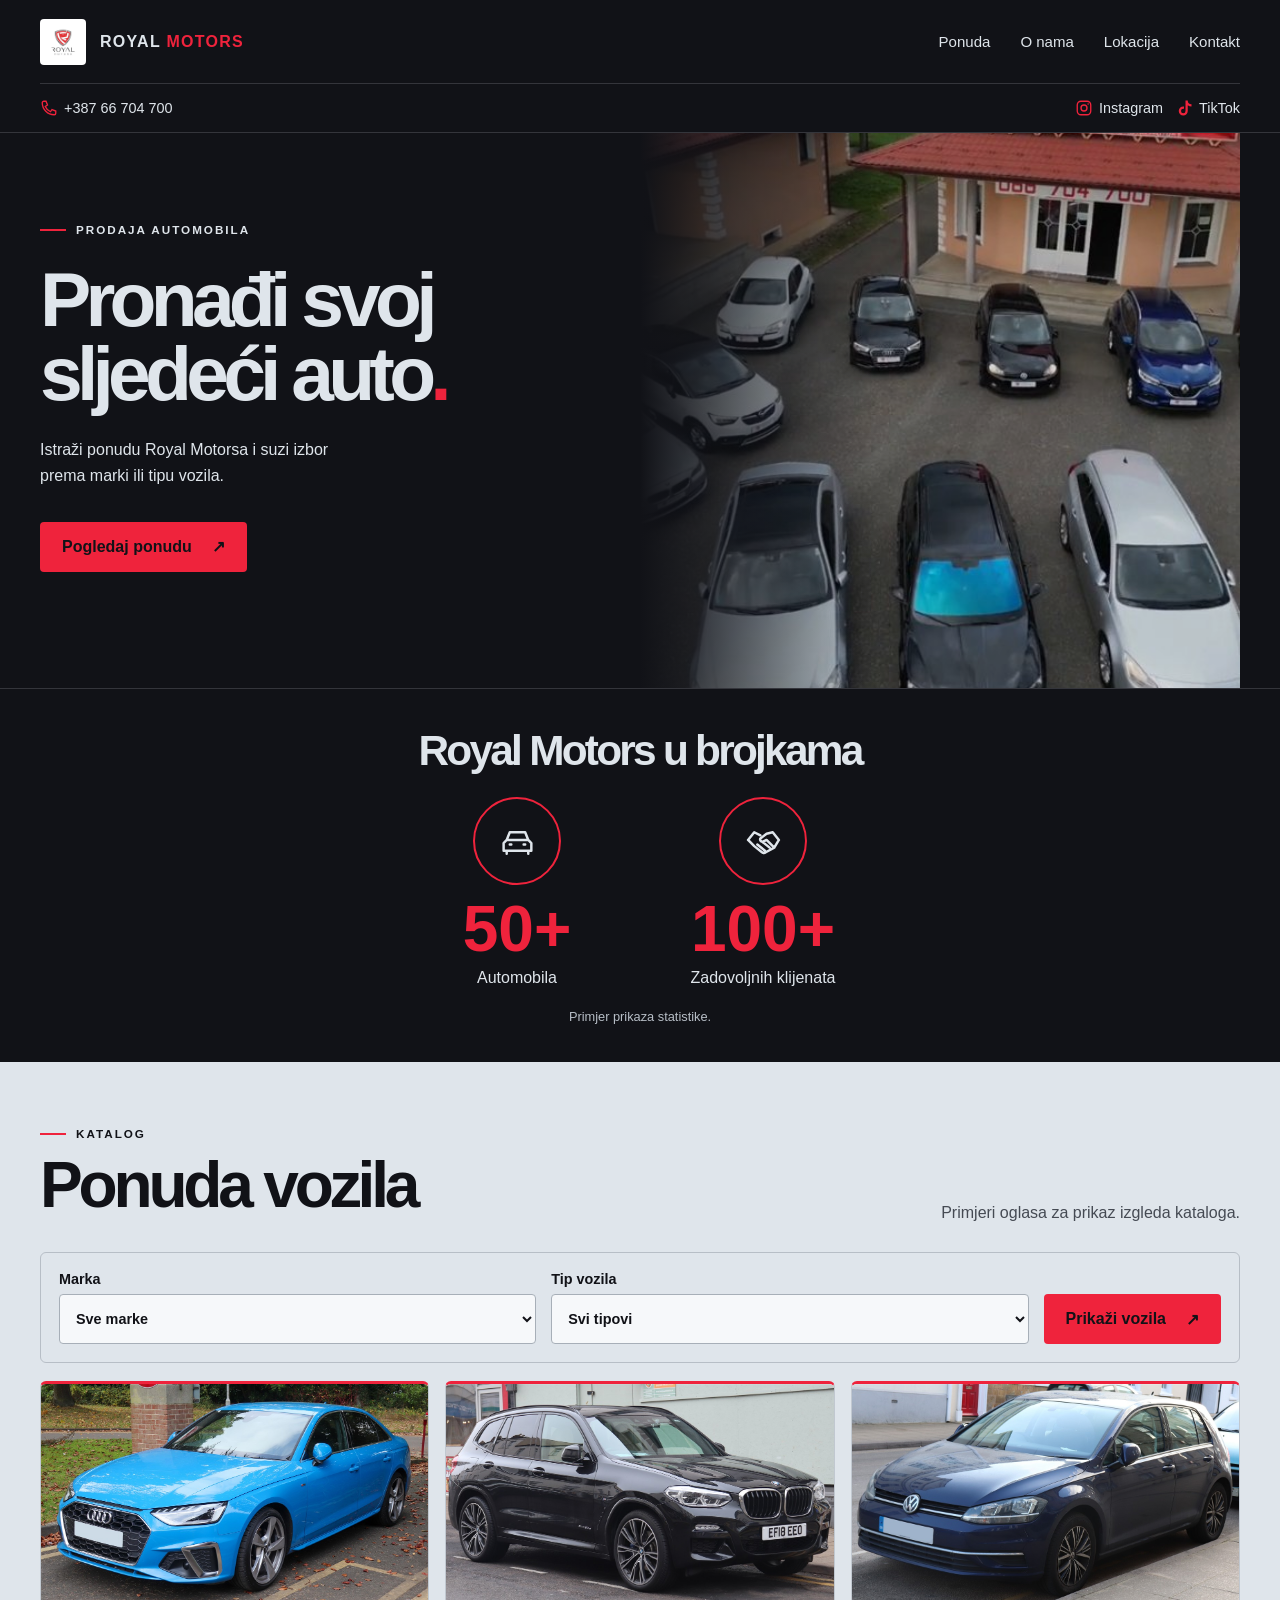
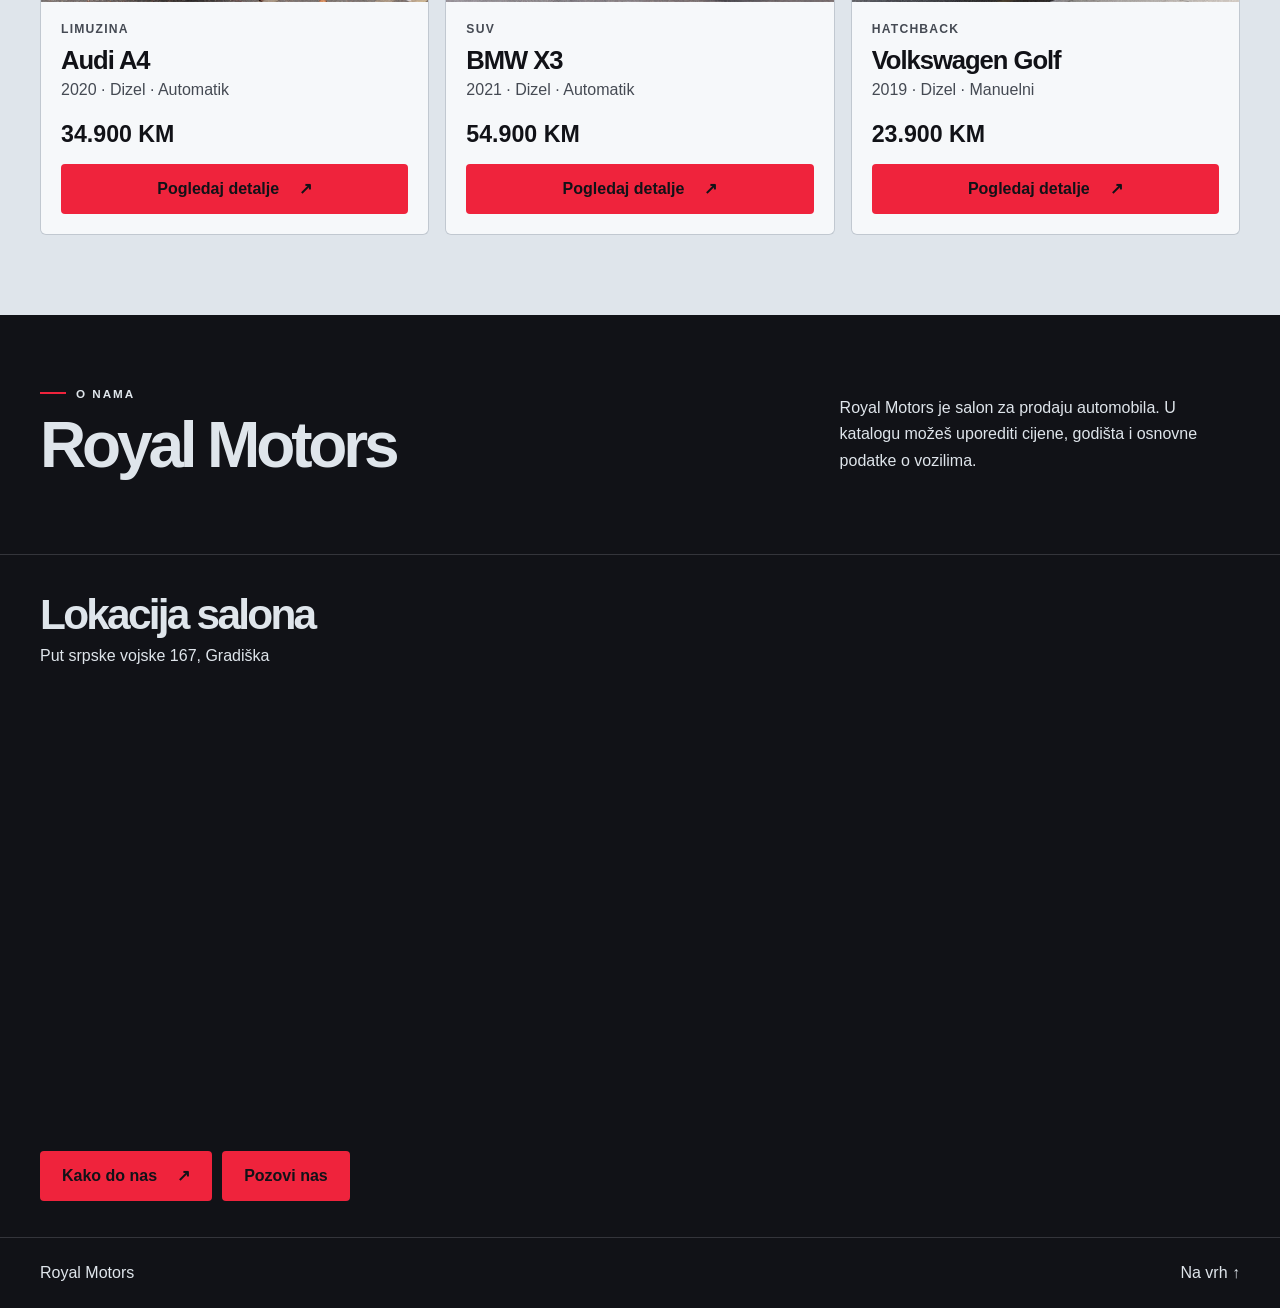
<file: index.html>
<!doctype html>
<html lang="bs">
<head>
  <meta charset="utf-8">
  <meta name="viewport" content="width=device-width, initial-scale=1">
  <title>Royal Motors | Prodaja automobila</title>
  <meta name="description" content="Royal Motors — pregled ponude automobila.">
  <link rel="stylesheet" href="stil.css?v=gallery-2">
  <script src="ponuda.js" defer></script>
</head>
<body>
  <div class="site-intro" aria-hidden="true">
    <img src="slike/logo-royal-motors.jpg" alt="" width="132" height="132">
  </div>
  <header class="wrap top">
    <a class="brand" href="#pocetna"><img src="slike/logo-royal-motors.jpg" alt=""><span>ROYAL<span class="accent"> MOTORS</span></span></a>
    <nav aria-label="Glavna navigacija">
      <a href="#ponuda">Ponuda</a>
      <a href="#o-nama">O nama</a>
      <a href="#lokacija">Lokacija</a>
      <a href="#kontakt">Kontakt</a>
    </nav>
  </header>
  <main id="pocetna">
    <section class="contact-bar" id="kontakt" aria-label="Kontakt i društvene mreže">
      <div class="wrap contact-row">
        <a class="phone" href="tel:+38766704700">
          <svg aria-hidden="true" viewBox="0 0 24 24" fill="none" stroke="currentColor" stroke-width="1.8"><path d="M8 3H5a2 2 0 0 0-2 2c0 8.8 7.2 16 16 16a2 2 0 0 0 2-2v-3l-5-2-2 3a13 13 0 0 1-7-7l3-2z"/></svg>
          <span>+387 66 704 700</span>
        </a>
        <ul class="socials" aria-label="Društvene mreže">
          <li><a href="https://www.instagram.com/acroyalmotors/" target="_blank" rel="noopener"><svg aria-hidden="true" viewBox="0 0 24 24" fill="none" stroke="currentColor" stroke-width="1.8"><rect x="3" y="3" width="18" height="18" rx="5"/><circle cx="12" cy="12" r="4"/><circle cx="17.5" cy="6.5" r="1" fill="currentColor" stroke="none"/></svg> Instagram</a></li>
          <li><a href="https://www.tiktok.com/@acroyalmotors" target="_blank" rel="noopener"><svg aria-hidden="true" viewBox="0 0 24 24" fill="currentColor"><path d="M14 2h3a5 5 0 0 0 5 5v3a8 8 0 0 1-5-1.75V16a6 6 0 1 1-6-6h1v3h-1a3 3 0 1 0 3 3z"/></svg> TikTok</a></li>
        </ul>
      </div>
    </section>
    <section class="wrap hero" aria-labelledby="naslov">
      <div class="intro">
        <p class="label"><span></span> PRODAJA AUTOMOBILA</p>
        <h1 id="naslov">Pronađi svoj<br>sljedeći auto<span class="accent">.</span></h1>
        <p>Istraži ponudu Royal Motorsa i suzi izbor prema marki ili tipu vozila.</p>
        <a class="button" href="#ponuda">Pogledaj ponudu <span aria-hidden="true">↗</span></a>
      </div>
      <div class="hero-video">
        <video id="salon-video" autoplay muted loop playsinline preload="auto" poster="slike/salon.jpg" aria-label="Video salona Royal Motors">
          <source src="video-royalmotors_files/video-for-section.mp4" type="video/mp4">
        </video>
      </div>
    </section>
    <section class="stats" aria-labelledby="stats-title">
      <div class="wrap stats-layout">
        <h2 id="stats-title">Royal Motors u brojkama</h2>
        <dl class="stats-list">
          <div class="stat">
            <dt>Automobila</dt>
            <dd><span class="stat-icon" aria-hidden="true"><svg viewBox="0 0 24 24"><path d="m5 11 2-5h10l2 5M5 11h14l2 2v5H3v-5zM5 18v2m14-2v2M7 14h1m8 0h1"/></svg></span><span class="stat-value"><span data-count="50">50</span>+</span></dd>
          </div>
          <div class="stat">
            <dt>Zadovoljnih klijenata</dt>
            <dd><span class="stat-icon" aria-hidden="true"><svg viewBox="0 0 24 24"><path d="m2 11 4-5 4 2m12 3-4-5-4 1-4 3a1.5 1.5 0 0 0 2 2l2-1 5 5m-17-5 4 4 5 4a2 2 0 0 0 2.5 0l5.5-3 3-5m-14 3 5 4m-2-6 5 4"/></svg></span><span class="stat-value"><span data-count="100">100</span>+</span></dd>
          </div>
        </dl>
        <p class="stats-note">Primjer prikaza statistike.</p>
      </div>
    </section>
    <section class="catalog" id="ponuda" aria-labelledby="ponuda-naslov">
      <div class="wrap">
        <div class="section-heading">
          <div><p class="label"><span></span> KATALOG</p><h2 id="ponuda-naslov">Ponuda vozila</h2></div>
          <p>Primjeri oglasa za prikaz izgleda kataloga.</p>
        </div>
        <form id="filter">
          <label>Marka<select id="marka"><option value="">Sve marke</option><option>Audi</option><option>BMW</option><option>Volkswagen</option></select></label>
          <label>Tip vozila<select id="tip"><option value="">Svi tipovi</option><option>Limuzina</option><option>SUV</option><option>Hatchback</option></select></label>
          <button class="button" type="submit">Prikaži vozila <span aria-hidden="true">↗</span></button>
        </form>
        <p id="rezultati" role="status"></p>
        <div class="cards">
          <article data-marka="Audi" data-tip="Limuzina" data-photo-source="https://commons.wikimedia.org/wiki/File:2020_Audi_A4_S_Line_35_TDi_S-A_facelift_2.0_Front.jpg">
            <img class="vehicle-photo" src="slike/audi-a4.jpg" alt="Audi A4" loading="lazy">
            <div class="vehicle-info">
              <p class="category">Limuzina</p>
              <h3>Audi A4</h3>
              <p class="spec">2020 · Dizel · Automatik</p>
              <p class="price">34.900 KM</p>
              <a class="button vehicle-details-button" href="audi-a4.html" aria-label="Pogledaj detalje za Audi A4">Pogledaj detalje <span aria-hidden="true">↗</span></a>
            </div>
          </article>
          <article data-marka="BMW" data-tip="SUV" data-photo-source="https://commons.wikimedia.org/wiki/File:2018_BMW_X3_xDrive30d_M_Sport_Automatic_3.0_Front.jpg">
            <img class="vehicle-photo" src="slike/bmw-x3.jpg" alt="BMW X3" loading="lazy">
            <div class="vehicle-info">
              <p class="category">SUV</p>
              <h3>BMW X3</h3>
              <p class="spec">2021 · Dizel · Automatik</p>
              <p class="price">54.900 KM</p>
              <a class="button vehicle-details-button" href="bmw-x3.html" aria-label="Pogledaj detalje za BMW X3">Pogledaj detalje <span aria-hidden="true">↗</span></a>
            </div>
          </article>
          <article data-marka="Volkswagen" data-tip="Hatchback" data-photo-source="https://commons.wikimedia.org/wiki/File:2018_Volkswagen_Golf_SE_Navigation_TDi_BM_facelift_2.0_Front.jpg">
            <img class="vehicle-photo" src="slike/vw-golf.jpg" alt="Volkswagen Golf" loading="lazy">
            <div class="vehicle-info">
              <p class="category">Hatchback</p>
              <h3>Volkswagen Golf</h3>
              <p class="spec">2019 · Dizel · Manuelni</p>
              <p class="price">23.900 KM</p>
              <a class="button vehicle-details-button" href="vw-golf.html" aria-label="Pogledaj detalje za Volkswagen Golf">Pogledaj detalje <span aria-hidden="true">↗</span></a>
            </div>
          </article>
        </div>
      </div>
    </section>
    <section class="wrap about" id="o-nama">
      <div><p class="label"><span></span> O NAMA</p><h2>Royal Motors</h2></div>
      <p>Royal Motors je salon za prodaju automobila. U katalogu možeš uporediti cijene, godišta i osnovne podatke o vozilima.</p>
    </section>
    <section class="location" id="lokacija" aria-labelledby="location-title">
      <div class="wrap location-row">
        <div>
          <h2 id="location-title">Lokacija salona</h2>
          <address>Put srpske vojske 167, Gradiška</address>
        </div>
      </div>
      <div class="wrap">
        <iframe class="location-map"
          title="Google mapa — Auto Centar Royal Motors, Gradiška"
          src="https://www.google.com/maps/embed?pb=!1m18!1m12!1m3!1d2815.2764645547823!2d17.281032776084963!3d45.12073317107035!2m3!1f0!2f0!3f0!3m2!1i1024!2i768!4f13.1!3m3!1m2!1s0x47675f0046fc1e49%3A0xe9194bb80533a9a9!2sAuto%20Centar%20Royal%20Motors!5e0!3m2!1sen!2sba!4v1794830768728!5m2!1sen!2sba"
          width="600" height="450" allowfullscreen referrerpolicy="strict-origin-when-cross-origin"></iframe>
        <div class="location-actions">
          <a class="button" href="https://www.google.com/maps/dir/?api=1&amp;destination=Auto%20Centar%20Royal%20Motors%2C%20Put%20srpske%20vojske%20167%2C%20Gradi%C5%A1ka" target="_blank" rel="noopener">Kako do nas <span aria-hidden="true">↗</span></a>
          <a class="button" href="tel:+38766704700">Pozovi nas</a>
        </div>
      </div>
    </section>
  </main>
  <footer><div class="wrap"><span>Royal Motors</span><a href="#pocetna">Na vrh ↑</a></div></footer>
</body>
</html>
</file>
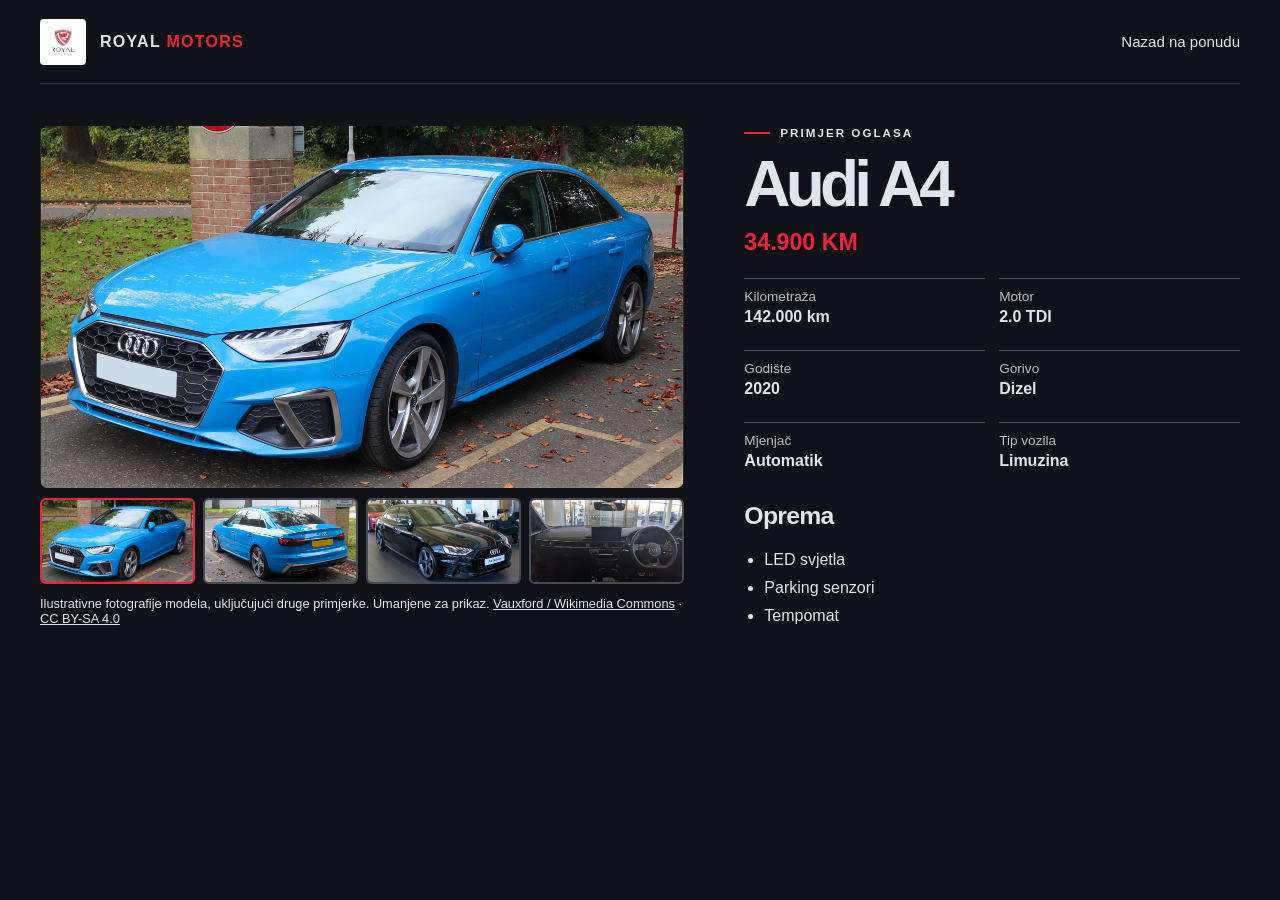
<file: audi-a4.html>
<!doctype html>
<html lang="bs">
<head>
  <meta charset="utf-8">
  <meta name="viewport" content="width=device-width, initial-scale=1">
  <title>Audi A4 | Royal Motors</title>
  <link rel="stylesheet" href="stil.css?v=gallery-3">
  <script src="galerija.js?v=3" defer></script>
</head>
<body>
  <header class="wrap top">
    <a class="brand" href="index.html"><img src="slike/logo-royal-motors.jpg" alt=""><span>ROYAL<span class="accent"> MOTORS</span></span></a>
    <nav aria-label="Glavna navigacija"><a href="index.html#ponuda">Nazad na ponudu</a></nav>
  </header>
  <main class="wrap vehicle-page">
    <div class="vehicle-gallery" aria-label="Galerija vozila">
      <button type="button" class="gallery-frame" aria-label="Otvori fotografiju preko cijelog ekrana"><img src="slike/audi-a4.jpg" alt="Audi A4 – fotografija 1" data-model="Audi A4" width="1200" height="675"></button>
      <div class="gallery-options" role="group" aria-label="Odaberi fotografiju">
        <button type="button" aria-label="Fotografija 1" aria-pressed="true" data-source="https://commons.wikimedia.org/wiki/File:2020_Audi_A4_S_Line_35_TDi_S-A_facelift_2.0_Front.jpg"><img src="slike/audi-a4.jpg" alt=""></button>
        <button type="button" aria-label="Fotografija 2" aria-pressed="false" data-source="https://commons.wikimedia.org/wiki/File:2020_Audi_A4_S_Line_35_TDi_S-A_2.0_facelift_Rear.jpg"><img src="slike/audi-a4-2.jpg" alt=""></button>
        <button type="button" aria-label="Fotografija 3" aria-pressed="false" data-source="https://commons.wikimedia.org/wiki/File:2019_Audi_A4_S_Line_40_TDi_Quattro_S-Tronic_facelift_2.0_Front.jpg"><img src="slike/audi-a4-3.jpg" alt=""></button>
        <button type="button" aria-label="Fotografija 4" aria-pressed="false" data-source="https://commons.wikimedia.org/wiki/File:2019_Audi_A4_S_Line_40_TDi_Quattro_S-Tronic_facelift_2.0_Interior.jpg"><img src="slike/audi-a4-4.jpg" alt=""></button>
      </div>
      <p class="photo-credit">Ilustrativne fotografije modela, uključujući druge primjerke. Umanjene za prikaz. <a href="https://commons.wikimedia.org/wiki/File:2020_Audi_A4_S_Line_35_TDi_S-A_facelift_2.0_Front.jpg">Vauxford / Wikimedia Commons</a> · <a href="https://creativecommons.org/licenses/by-sa/4.0/">CC BY-SA 4.0</a></p>
    </div>
    <section class="vehicle-summary" aria-labelledby="model-title">
      <p class="label"><span></span> PRIMJER OGLASA</p>
      <h1 id="model-title">Audi A4</h1>
      <p class="price">34.900 KM</p>
      <dl class="vehicle-specs">
        <div><dt>Kilometraža</dt><dd>142.000 km</dd></div>
        <div><dt>Motor</dt><dd>2.0 TDI</dd></div>
        <div><dt>Godište</dt><dd>2020</dd></div>
        <div><dt>Gorivo</dt><dd>Dizel</dd></div>
        <div><dt>Mjenjač</dt><dd>Automatik</dd></div>
        <div><dt>Tip vozila</dt><dd>Limuzina</dd></div>
      </dl>
      <h2>Oprema</h2>
      <ul class="vehicle-equipment"><li>LED svjetla</li><li>Parking senzori</li><li>Tempomat</li></ul>
    </section>
  </main>
  <dialog class="gallery-viewer" aria-label="Galerija preko cijelog ekrana">
    <button type="button" class="viewer-close" autofocus>Zatvori ×</button>
    <button type="button" class="viewer-prev" aria-label="Prethodna fotografija">‹</button>
    <img class="viewer-image" alt="" draggable="false">
    <button type="button" class="viewer-next" aria-label="Sljedeća fotografija">›</button>
    <p class="viewer-count" aria-live="polite"></p>
  </dialog>
</body>
</html>
</file>
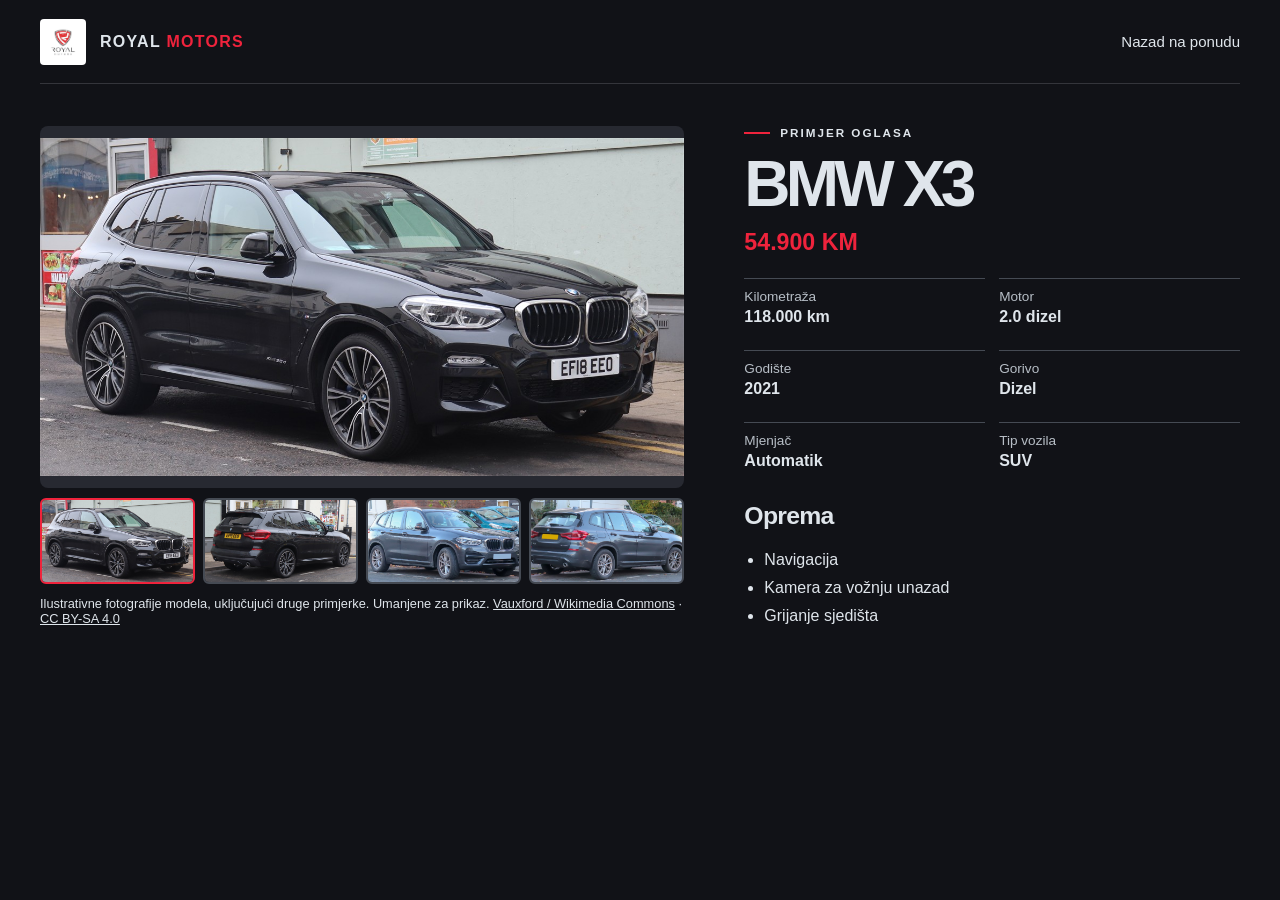
<file: bmw-x3.html>
<!doctype html>
<html lang="bs">
<head>
  <meta charset="utf-8">
  <meta name="viewport" content="width=device-width, initial-scale=1">
  <title>BMW X3 | Royal Motors</title>
  <link rel="stylesheet" href="stil.css?v=gallery-3">
  <script src="galerija.js?v=3" defer></script>
</head>
<body>
  <header class="wrap top">
    <a class="brand" href="index.html"><img src="slike/logo-royal-motors.jpg" alt=""><span>ROYAL<span class="accent"> MOTORS</span></span></a>
    <nav aria-label="Glavna navigacija"><a href="index.html#ponuda">Nazad na ponudu</a></nav>
  </header>
  <main class="wrap vehicle-page">
    <div class="vehicle-gallery" aria-label="Galerija vozila">
      <button type="button" class="gallery-frame" aria-label="Otvori fotografiju preko cijelog ekrana"><img src="slike/bmw-x3.jpg" alt="BMW X3 – fotografija 1" data-model="BMW X3" width="1200" height="675"></button>
      <div class="gallery-options" role="group" aria-label="Odaberi fotografiju">
        <button type="button" aria-label="Fotografija 1" aria-pressed="true" data-source="https://commons.wikimedia.org/wiki/File:2018_BMW_X3_xDrive30d_M_Sport_Automatic_3.0_Front.jpg"><img src="slike/bmw-x3.jpg" alt=""></button>
        <button type="button" aria-label="Fotografija 2" aria-pressed="false" data-source="https://commons.wikimedia.org/wiki/File:2018_BMW_X3_xDrive30d_M_Sport_Automatic_3.0_Rear.jpg"><img src="slike/bmw-x3-2.jpg" alt=""></button>
        <button type="button" aria-label="Fotografija 3" aria-pressed="false" data-source="https://commons.wikimedia.org/wiki/File:2018_BMW_X3_xDrive20d_SE_Automatic_2.0_Front.jpg"><img src="slike/bmw-x3-3.jpg" alt=""></button>
        <button type="button" aria-label="Fotografija 4" aria-pressed="false" data-source="https://commons.wikimedia.org/wiki/File:2018_BMW_X3_xDrive20d_SE_Automatic_2.0_Rear.jpg"><img src="slike/bmw-x3-4.jpg" alt=""></button>
      </div>
      <p class="photo-credit">Ilustrativne fotografije modela, uključujući druge primjerke. Umanjene za prikaz. <a href="https://commons.wikimedia.org/wiki/File:2018_BMW_X3_xDrive30d_M_Sport_Automatic_3.0_Front.jpg">Vauxford / Wikimedia Commons</a> · <a href="https://creativecommons.org/licenses/by-sa/4.0/">CC BY-SA 4.0</a></p>
    </div>
    <section class="vehicle-summary" aria-labelledby="model-title">
      <p class="label"><span></span> PRIMJER OGLASA</p>
      <h1 id="model-title">BMW X3</h1>
      <p class="price">54.900 KM</p>
      <dl class="vehicle-specs">
        <div><dt>Kilometraža</dt><dd>118.000 km</dd></div>
        <div><dt>Motor</dt><dd>2.0 dizel</dd></div>
        <div><dt>Godište</dt><dd>2021</dd></div>
        <div><dt>Gorivo</dt><dd>Dizel</dd></div>
        <div><dt>Mjenjač</dt><dd>Automatik</dd></div>
        <div><dt>Tip vozila</dt><dd>SUV</dd></div>
      </dl>
      <h2>Oprema</h2>
      <ul class="vehicle-equipment"><li>Navigacija</li><li>Kamera za vožnju unazad</li><li>Grijanje sjedišta</li></ul>
    </section>
  </main>
  <dialog class="gallery-viewer" aria-label="Galerija preko cijelog ekrana">
    <button type="button" class="viewer-close" autofocus>Zatvori ×</button>
    <button type="button" class="viewer-prev" aria-label="Prethodna fotografija">‹</button>
    <img class="viewer-image" alt="" draggable="false">
    <button type="button" class="viewer-next" aria-label="Sljedeća fotografija">›</button>
    <p class="viewer-count" aria-live="polite"></p>
  </dialog>
</body>
</html>
</file>
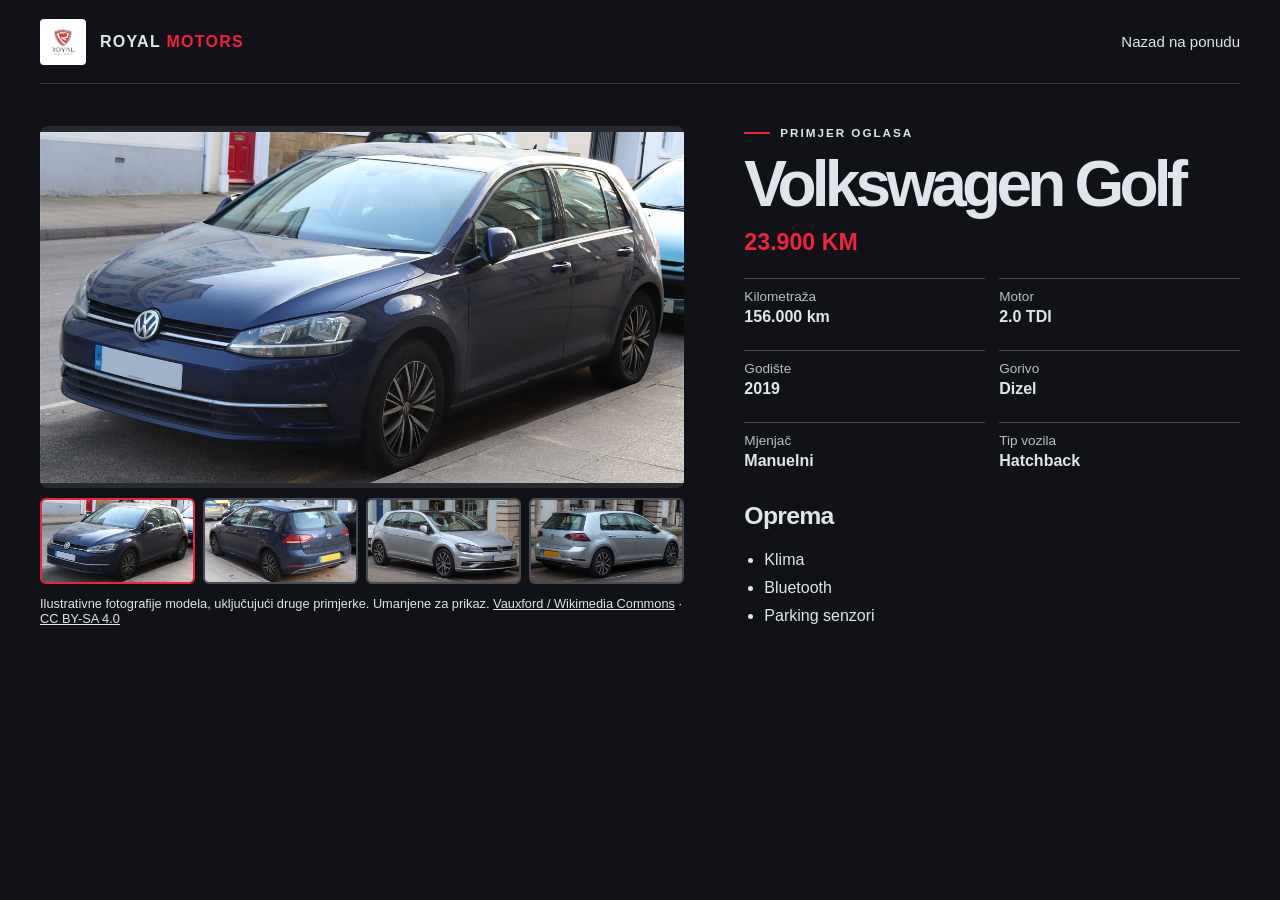
<file: vw-golf.html>
<!doctype html>
<html lang="bs">
<head>
  <meta charset="utf-8">
  <meta name="viewport" content="width=device-width, initial-scale=1">
  <title>Volkswagen Golf | Royal Motors</title>
  <link rel="stylesheet" href="stil.css?v=gallery-3">
  <script src="galerija.js?v=3" defer></script>
</head>
<body>
  <header class="wrap top">
    <a class="brand" href="index.html"><img src="slike/logo-royal-motors.jpg" alt=""><span>ROYAL<span class="accent"> MOTORS</span></span></a>
    <nav aria-label="Glavna navigacija"><a href="index.html#ponuda">Nazad na ponudu</a></nav>
  </header>
  <main class="wrap vehicle-page">
    <div class="vehicle-gallery" aria-label="Galerija vozila">
      <button type="button" class="gallery-frame" aria-label="Otvori fotografiju preko cijelog ekrana"><img src="slike/vw-golf.jpg" alt="Volkswagen Golf – fotografija 1" data-model="Volkswagen Golf" width="1200" height="675"></button>
      <div class="gallery-options" role="group" aria-label="Odaberi fotografiju">
        <button type="button" aria-label="Fotografija 1" aria-pressed="true" data-source="https://commons.wikimedia.org/wiki/File:2018_Volkswagen_Golf_SE_Navigation_TDi_BM_facelift_2.0_Front.jpg"><img src="slike/vw-golf.jpg" alt=""></button>
        <button type="button" aria-label="Fotografija 2" aria-pressed="false" data-source="https://commons.wikimedia.org/wiki/File:2018_Volkswagen_Golf_SE_Navigation_TDi_BM_facelift_2.0_Rear.jpg"><img src="slike/vw-golf-2.jpg" alt=""></button>
        <button type="button" aria-label="Fotografija 3" aria-pressed="false" data-source="https://commons.wikimedia.org/wiki/File:2018_Volkswagen_Golf_SE_Navigation_TDi_S-A_1.0_Front.jpg"><img src="slike/vw-golf-3.jpg" alt=""></button>
        <button type="button" aria-label="Fotografija 4" aria-pressed="false" data-source="https://commons.wikimedia.org/wiki/File:2018_Volkswagen_Golf_SE_Navigation_TDi_S-A_1.0_Rear.jpg"><img src="slike/vw-golf-4.jpg" alt=""></button>
      </div>
      <p class="photo-credit">Ilustrativne fotografije modela, uključujući druge primjerke. Umanjene za prikaz. <a href="https://commons.wikimedia.org/wiki/File:2018_Volkswagen_Golf_SE_Navigation_TDi_BM_facelift_2.0_Front.jpg">Vauxford / Wikimedia Commons</a> · <a href="https://creativecommons.org/licenses/by-sa/4.0/">CC BY-SA 4.0</a></p>
    </div>
    <section class="vehicle-summary" aria-labelledby="model-title">
      <p class="label"><span></span> PRIMJER OGLASA</p>
      <h1 id="model-title">Volkswagen Golf</h1>
      <p class="price">23.900 KM</p>
      <dl class="vehicle-specs">
        <div><dt>Kilometraža</dt><dd>156.000 km</dd></div>
        <div><dt>Motor</dt><dd>2.0 TDI</dd></div>
        <div><dt>Godište</dt><dd>2019</dd></div>
        <div><dt>Gorivo</dt><dd>Dizel</dd></div>
        <div><dt>Mjenjač</dt><dd>Manuelni</dd></div>
        <div><dt>Tip vozila</dt><dd>Hatchback</dd></div>
      </dl>
      <h2>Oprema</h2>
      <ul class="vehicle-equipment"><li>Klima</li><li>Bluetooth</li><li>Parking senzori</li></ul>
    </section>
  </main>
  <dialog class="gallery-viewer" aria-label="Galerija preko cijelog ekrana">
    <button type="button" class="viewer-close" autofocus>Zatvori ×</button>
    <button type="button" class="viewer-prev" aria-label="Prethodna fotografija">‹</button>
    <img class="viewer-image" alt="" draggable="false">
    <button type="button" class="viewer-next" aria-label="Sljedeća fotografija">›</button>
    <p class="viewer-count" aria-live="polite"></p>
  </dialog>
</body>
</html>
</file>
<file: stil.css>
:root {
  --dark: #111217;
  --light: #DFE5EB;
  --accent: #EF233C;
  font-family: "Inter", "Segoe UI", sans-serif;
  color: var(--light);
  background: var(--dark);
  scroll-behavior: smooth;
}
* { box-sizing: border-box; }
body { margin: 0; }
a { color: inherit; text-decoration: none; }
button, select { font: inherit; }
:focus-visible { outline: 2px solid currentColor; outline-offset: 4px; }
.wrap { width: min(1200px, calc(100% - 64px)); margin-inline: auto; }
.top { display: flex; justify-content: space-between; align-items: center; min-height: 84px; border-bottom: 1px solid #34353b; gap: 16px; }
.brand, nav { display: flex; align-items: center; gap: 14px; }
.brand { font-weight: 800; letter-spacing: .08em; }
.brand img { width: 46px; height: 46px; object-fit: cover; border-radius: 4px; }
nav { gap: 30px; font-size: .94rem; }
nav a:hover, footer a:hover { color: var(--accent); }
.accent { color: var(--accent); }
.hero { min-height: 555px; display: grid; grid-template-columns: 1fr 1fr; align-items: stretch; }
.intro { padding: 90px 0; position: relative; z-index: 1; }
.label { display: flex; align-items: center; gap: 10px; font-weight: 800; font-size: .73rem; letter-spacing: .17em; }
.label span { width: 26px; height: 2px; background: var(--accent); }
h1, h2, h3, p { margin: 0; }
h1 { font-size: clamp(3rem, 6vw, 5.75rem); line-height: .97; letter-spacing: -.075em; margin-block: 26px; }
.intro > p:not(.label) { max-width: 36ch; line-height: 1.65; margin-bottom: 32px; }
.hero-video { position: relative; overflow: hidden; min-height: 280px; }
.hero-video video { width: 100%; height: 100%; position: absolute; object-fit: cover; object-position: center 56%; filter: brightness(.88); }
.hero-video::after { content: ""; position: absolute; inset: 0; pointer-events: none; background: linear-gradient(90deg, var(--dark), transparent 40%); }
.button { display: inline-flex; justify-content: center; align-items: center; gap: 20px; padding: 15px 22px; min-height: 50px; border: 0; border-radius: 4px; color: var(--dark); background: var(--accent); font-weight: 800; cursor: pointer; }
.button:hover { background: #ff5166; }
.catalog { background: var(--light); color: var(--dark); padding-block: 65px 80px; }
.section-heading, .about { display: flex; justify-content: space-between; align-items: end; gap: 16px; }
h2 { font-size: clamp(2.2rem, 5vw, 4rem); letter-spacing: -.065em; margin-top: 8px; }
.section-heading > p { color: #454a53; }
form { display: grid; grid-template-columns: 1fr 1fr auto; gap: 15px; align-items: end; margin-top: 30px; padding: 18px; border: 1px solid #b7bec6; border-radius: 6px; }
label { display: grid; gap: 7px; font-weight: 700; font-size: .9rem; }
select { min-height: 50px; width: 100%; padding: 8px 12px; color: var(--dark); background: #f6f8fa; border: 1px solid #a7afb8; border-radius: 4px; }
#rezultati { margin-top: 18px; }
.cards { display: grid; grid-template-columns: repeat(3, 1fr); gap: 16px; margin-top: 16px; }
article { background: #f6f8fa; border-radius: 6px; padding: 23px; border: 1px solid #c1c8d0; border-top: 3px solid var(--accent); }
.category { font-size: .76rem; text-transform: uppercase; letter-spacing: .1em; font-weight: 800; color: #454a53; }
h3 { margin-block: 10px 6px; font-size: 1.6rem; letter-spacing: -.04em; }
.spec { color: #454a53; }
.price { margin-top: 22px; font-size: 1.45rem; font-weight: 800; }
.about { align-items: center; padding-block: 72px; }
.about > p { max-width: 45ch; line-height: 1.65; }
footer { border-top: 1px solid #34353b; padding-block: 26px; }
footer .wrap { display: flex; justify-content: space-between; gap: 16px; }
@media (max-width: 720px) {
  .wrap { width: calc(100% - 36px); }
  .hero, .cards { grid-template-columns: 1fr; }
  .intro { padding-block: 52px 30px; }
  .section-heading, .about { flex-direction: column; align-items: start; }
  form { grid-template-columns: 1fr 1fr; }
  form button { grid-column: 1 / -1; }
  nav { gap: 12px; }
  .brand { gap: 7px; font-size: .78rem; }
  .brand img { width: 35px; height: 35px; }
}
@media (prefers-reduced-motion: reduce) {
  :root { scroll-behavior: auto; }
}
/* On phones the full frame sits behind the hero copy. */
@media (max-width: 720px) {
  .hero {
    position: relative;
    isolation: isolate;
    width: 100%;
    min-height: 540px;
    min-height: max(540px, 78svh, calc(100vw * 748 / 480));
    align-items: center;
  }

  .intro {
    z-index: auto;
    padding: 74px 18px;
  }

  .hero-video {
    position: absolute;
    inset: 0;
    z-index: -1;
    background: var(--dark);
  }

  .hero-video video {
    inset: 50% 0 auto;
    height: auto;
    aspect-ratio: 480 / 748;
    transform: translateY(-50%);
    object-fit: contain;
    object-position: center;
  }

  .hero-video::after {
    background: linear-gradient(90deg, rgb(17 18 23 / 78%), rgb(17 18 23 / 35%));
  }
}

.contact-bar { border-bottom: 1px solid #34353b; }
.contact-row { display: flex; flex-wrap: wrap; align-items: center; justify-content: space-between; gap: 8px 20px; padding-block: 12px; font-size: .9rem; }
.socials { display: flex; flex-wrap: wrap; gap: 12px; margin: 0; padding: 0; list-style: none; }
.phone, .socials li, .socials a { display: inline-flex; align-items: center; gap: 6px; min-height: 24px; }
.contact-row svg { width: 18px; height: 18px; flex: none; color: var(--accent); }
@media (max-width: 420px) {
  .top { flex-wrap: wrap; padding-block: 12px; }
}

.site-intro {
  position: fixed;
  inset: 0;
  z-index: 10;
  display: grid;
  place-items: center;
  background: var(--dark);
  animation: reveal-site 1.35s both;
}
.site-intro img {
  display: block;
  width: clamp(96px, 26vw, 132px);
  height: auto;
  border-radius: 12px;
  animation: show-logo 420ms ease-out both;
}
@keyframes show-logo {
  from { opacity: 0; transform: scale(.9); }
  to { opacity: 1; transform: scale(1); }
}
@keyframes reveal-site {
  0%, 58% { opacity: 1; visibility: visible; }
  100% { opacity: 0; visibility: hidden; }
}
@media (prefers-reduced-motion: reduce) {
  .site-intro { display: none; }
}

.stats { border-top: 1px solid #34353b; padding-block: 38px; }
.stats-layout { display: grid; justify-items: center; gap: 22px; text-align: center; }
.stats h2 { font-size: clamp(1.6rem, 3.5vw, 2.65rem); margin: 0; }
.stats-list { display: grid; grid-template-columns: repeat(2, minmax(0, 1fr)); width: min(100%, 480px); gap: 12px; margin: 0; }
.stat { display: flex; flex-direction: column; align-items: center; gap: 8px; text-align: center; }
.stat dd { margin: 0; color: var(--accent); font-size: clamp(2.3rem, 6vw, 4rem); font-weight: 800; line-height: 1; font-variant-numeric: tabular-nums; }
.stats-note { color: #b7bec6; font-size: .8rem; }

.stat dd { order: -1; display: grid; justify-items: center; gap: 12px; }
.stat-icon { display: grid; place-items: center; width: clamp(72px, 10vw, 88px); aspect-ratio: 1; border: 2px solid var(--accent); border-radius: 50%; }
.stat-icon svg { width: 44%; height: 44%; fill: none; stroke: var(--light); stroke-width: 1.6; stroke-linecap: round; stroke-linejoin: round; }

.cards article { padding: 0; overflow: hidden; }
.vehicle-photo { display: block; width: 100%; aspect-ratio: 16 / 9; object-fit: cover; background: var(--light); }
.vehicle-info { padding: 20px; }
.vehicle-details-button { margin-top: 16px; width: 100%; }
.vehicle-specs { display: grid; grid-template-columns: repeat(2, minmax(0, 1fr)); gap: 10px; }
.vehicle-specs dt { color: #454a53; font-size: .85rem; }
.vehicle-specs dd { margin: 4px 0 0; font-weight: 700; }
.photo-credit { margin-top: 12px; font-size: .8rem; }
.photo-credit a { text-decoration: underline; }

.vehicle-page { display: grid; grid-template-columns: minmax(0, 1.3fr) minmax(0, 1fr); gap: clamp(22px, 5vw, 60px); padding-block: 42px 70px; animation: enter-vehicle 480ms ease-out both; }
.gallery-frame { overflow: hidden; border-radius: 8px; background: #272931; }
.gallery-frame img { display: block; width: 100%; height: auto; aspect-ratio: 16 / 9; object-fit: contain; transition: transform 300ms ease, transform-origin 300ms ease; }
.gallery-options { display: grid; grid-template-columns: repeat(4, minmax(0, 1fr)); gap: 8px; margin-top: 10px; }
.gallery-options button { overflow: hidden; padding: 0; border: 2px solid #454a53; border-radius: 6px; background: var(--dark); color: var(--light); font-size: .8rem; cursor: pointer; }
.gallery-options button[aria-pressed="true"] { border-color: var(--accent); }
.gallery-options img { display: block; width: 100%; height: clamp(38px, 10vw, 82px); object-fit: cover; }
.vehicle-summary h1 { font-size: clamp(2.45rem, 5vw, 4.7rem); margin-block: 14px; }
.vehicle-summary .price { color: var(--accent); margin-top: 0; }
.vehicle-summary .vehicle-specs { gap: 14px; margin-block: 22px; }
.vehicle-summary .vehicle-specs > div { padding: 10px 0; border-top: 1px solid #454a53; }
.vehicle-summary .vehicle-specs dt { color: #b7bec6; }
.vehicle-summary h2 { font-size: 1.55rem; letter-spacing: -.03em; }
.vehicle-equipment { padding-inline-start: 20px; line-height: 1.75; }
@keyframes enter-vehicle {
  from { opacity: 0; transform: translateY(16px); }
  to { opacity: 1; transform: translateY(0); }
}
@media (max-width: 720px) {
  .vehicle-page { grid-template-columns: 1fr; padding-block: 24px 48px; }
}
@media (prefers-reduced-motion: reduce) {
  .vehicle-page { animation: none; }
  .gallery-frame img { transition: none; }
}

.location { border-top: 1px solid #34353b; padding-block: 36px; }
.location-row { display: flex; flex-wrap: wrap; justify-content: space-between; align-items: center; gap: 18px 28px; }
.location h2 { margin: 0 0 8px; font-size: clamp(1.6rem, 4vw, 2.65rem); }
.location address { font-style: normal; }

.location-map {
  display: block;
  width: 100%;
  height: clamp(300px, 42vw, 450px);
  margin-top: 20px;
  border: 0;
  border-radius: 8px;
}

.location-actions { display: flex; flex-wrap: wrap; gap: 10px; margin-top: 16px; }

button.gallery-frame { display: block; width: 100%; border: 0; padding: 0; cursor: zoom-in; }
.gallery-viewer { position: fixed; inset: 0; width: 100%; height: 100%; max-width: none; max-height: none; margin: 0; border: 0; padding: 0; overflow: hidden; background: var(--dark); color: var(--light); }
.gallery-viewer::backdrop { background: var(--dark); }
.gallery-viewer button { position: absolute; z-index: 1; min-width: 44px; min-height: 44px; border: 1px solid #888; border-radius: 5px; background: var(--dark); color: inherit; cursor: pointer; }
.viewer-image { position: absolute; inset: 0; width: 100%; height: 100%; object-fit: contain; touch-action: pinch-zoom; }
.viewer-close { top: max(12px, env(safe-area-inset-top)); right: 12px; padding-inline: 12px; }
.viewer-prev, .viewer-next { top: 50%; transform: translateY(-50%); font-size: 1.75rem; }
.viewer-prev { left: 8px; }
.viewer-next { right: 8px; }
.viewer-count { position: absolute; bottom: max(12px, env(safe-area-inset-bottom)); left: 50%; transform: translateX(-50%); padding: 6px 10px; border-radius: 4px; background: var(--dark); pointer-events: none; }
</file>
